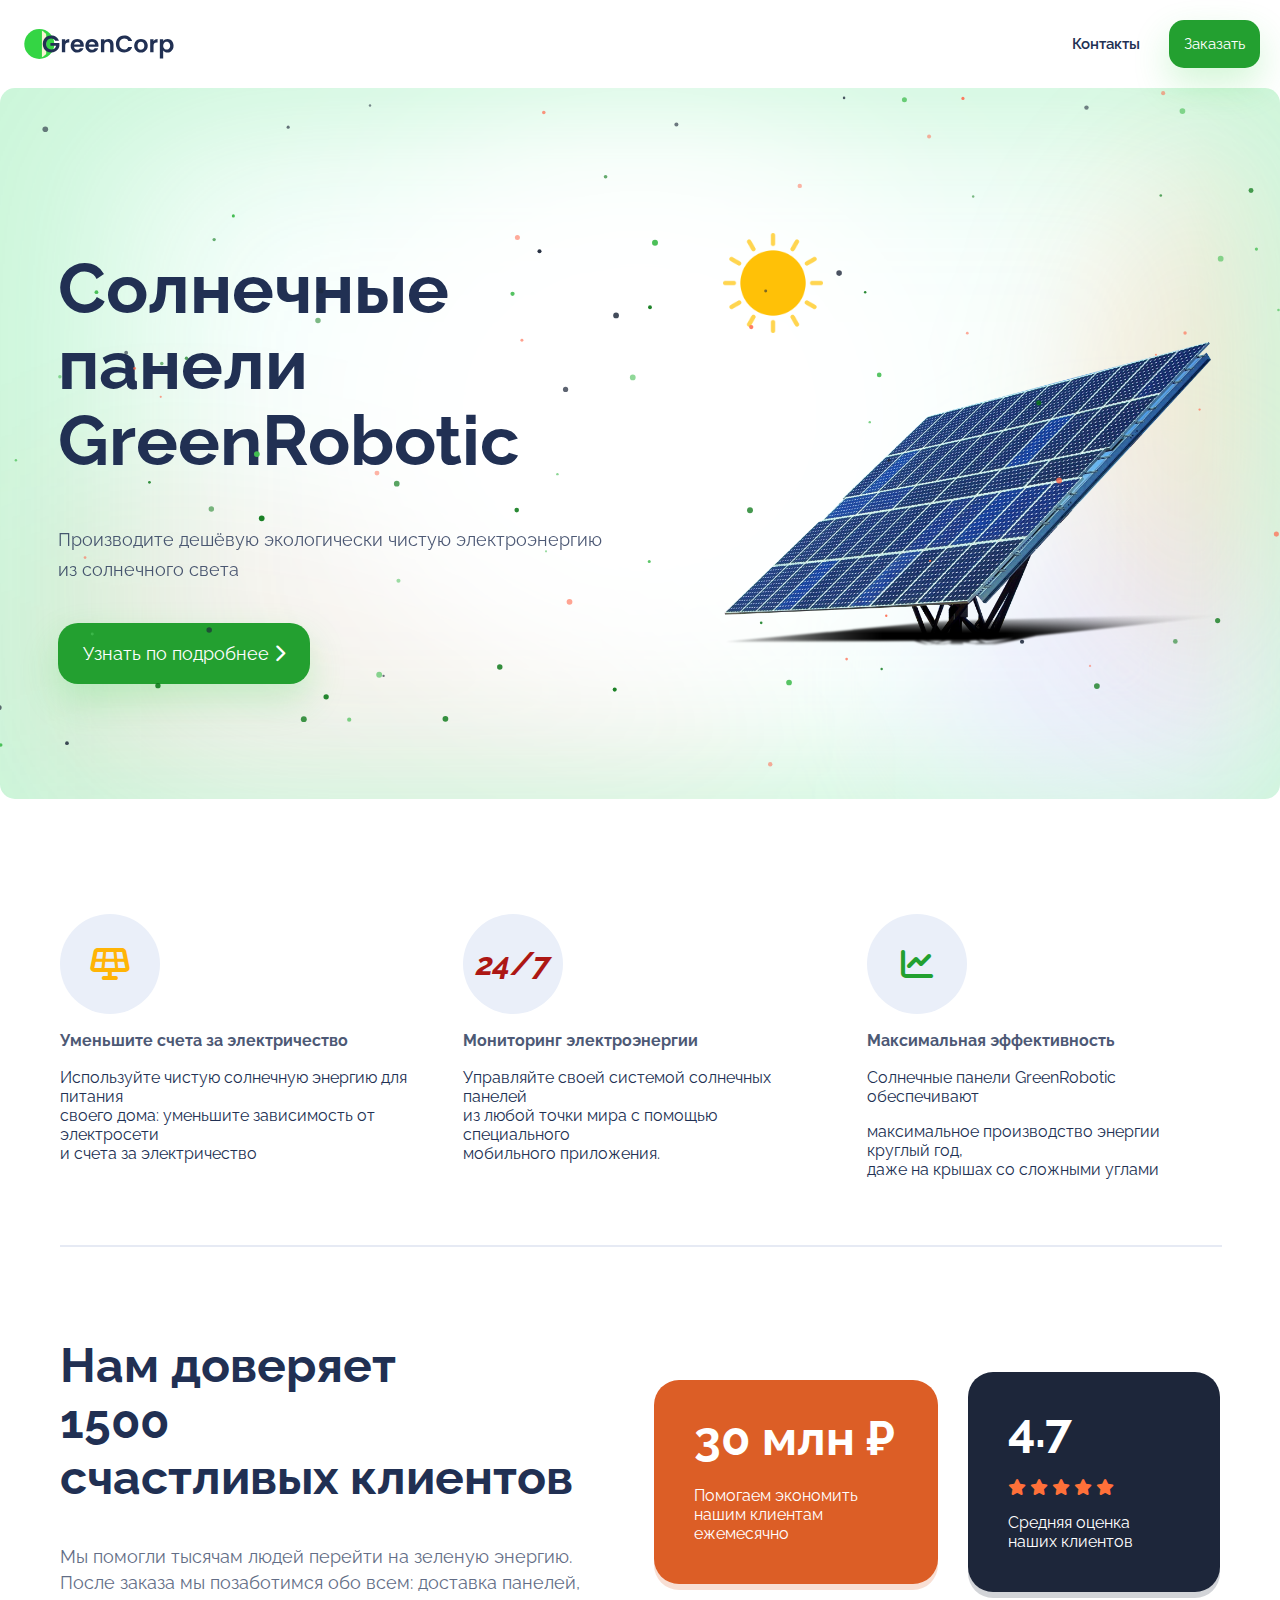
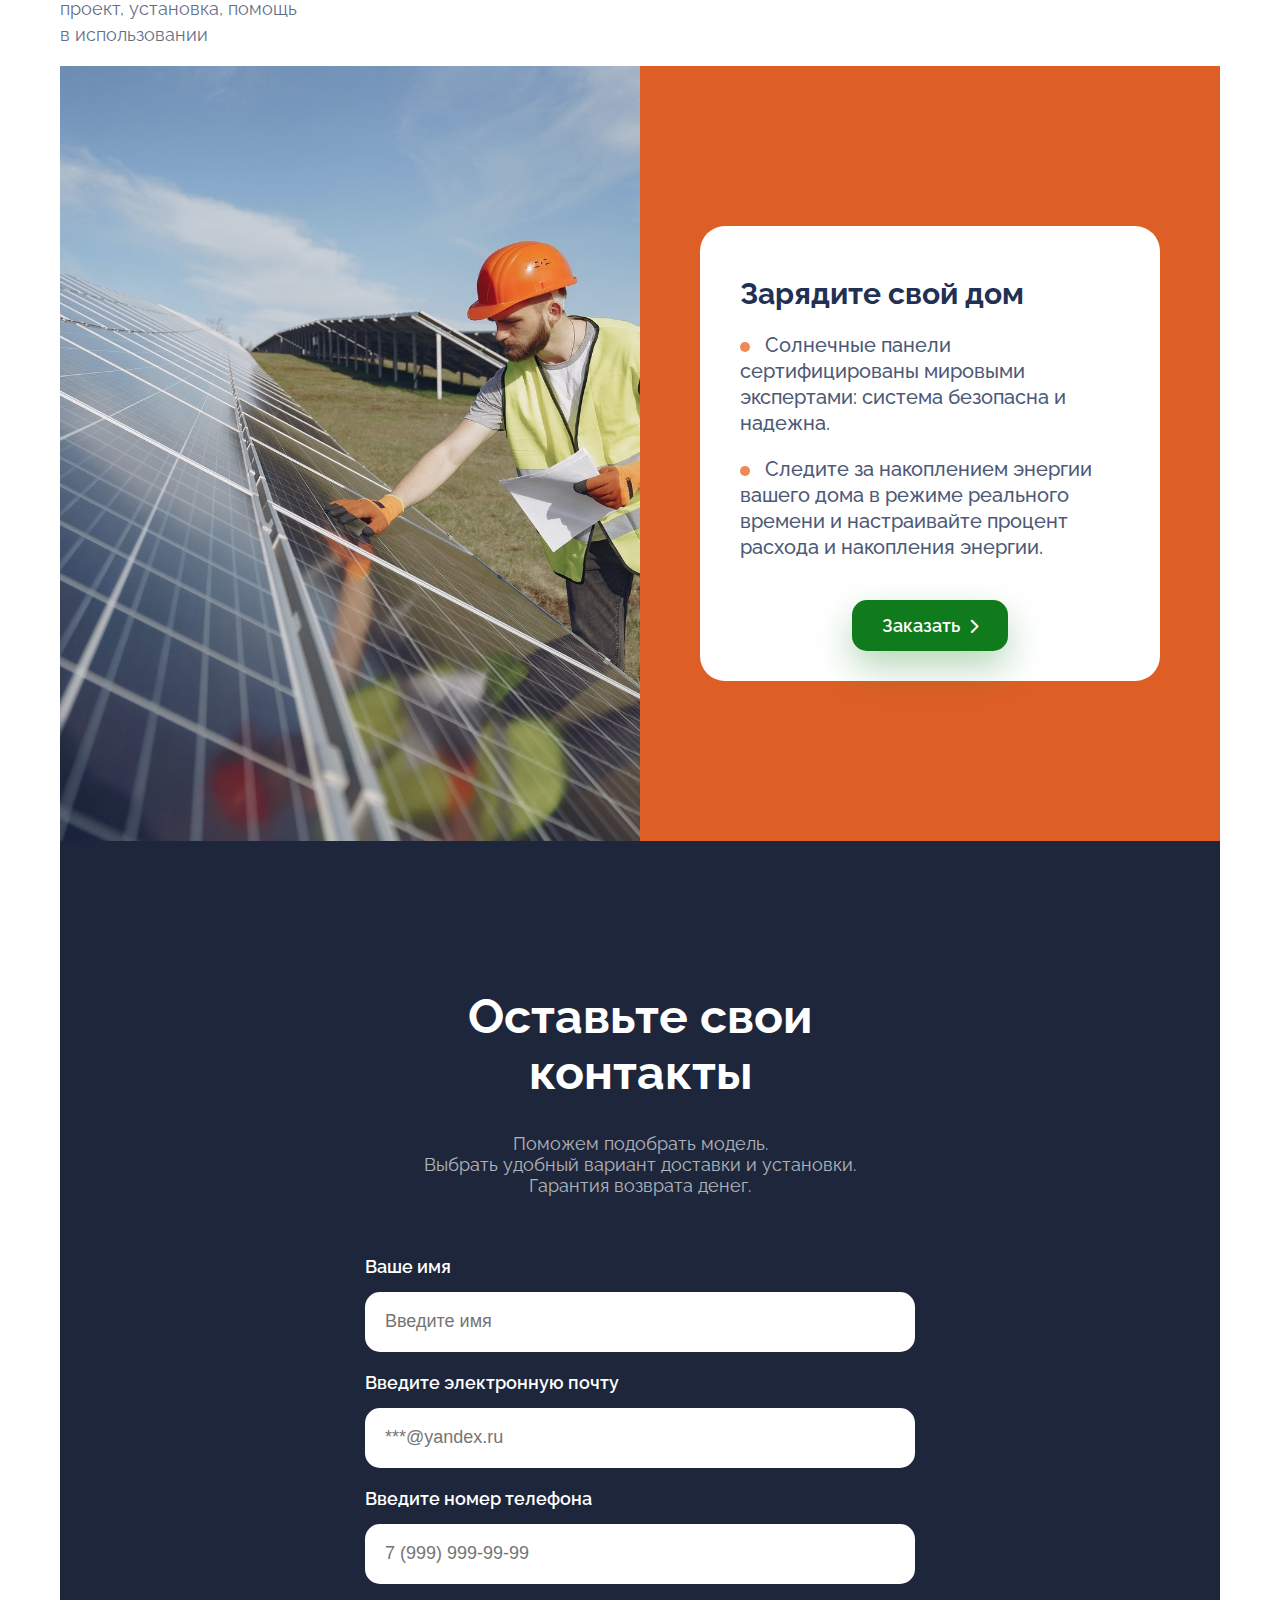
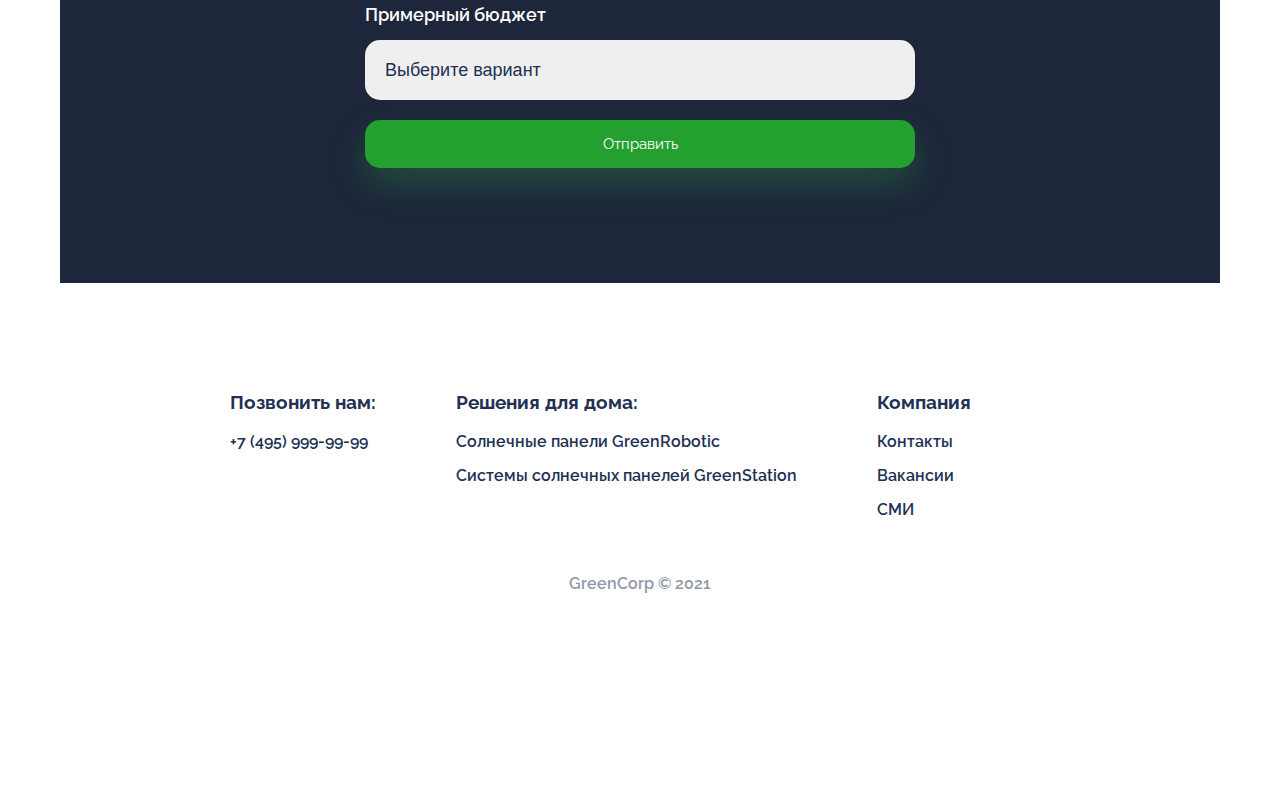
<file: index.html>
<!DOCTYPE html>
<html lang="ru">
<head>
  <title>Солнечные батареи GreenCorp</title>
  <link rel="stylesheet" href="main.css">
  <link rel="stylesheet" href="library/css/all.css">
  <meta name="viewport" content="width=device-width, initial-scale=1.0">
  <link href="https://fonts.googleapis.com/css2?family=Raleway:wght@100;300;400;500;600;700;800&display=swap" rel="stylesheet">
  <link  rel="stylesheet"  href="https://cdnjs.cloudflare.com/ajax/libs/animate.css/4.1.1/animate.min.css"/>
  <link rel="stylesheet" 
   href="https://pro.fontawesome.com/releases/v5.10.0/css/all.css" 
   integrity="sha384-AYmEC3Yw5cVb3ZcuHtOA93w35dYTsvhLPVnYs9eStHfGJvOvKxVfELGroGkvsg+p" 
   crossorigin="anonymous"/>
</head>
<body>
    <header>
        <img class="header__logo" src = "img/logo.svg">
        <div>
            <a href = "#contacts">Контакты</a>
            <button>Заказать</button>
        </div>
    </header>
    <section class = "about">
        <canvas class="orb-canvas" id="orb-canvas"></canvas>
        <div class="about__info animate__animated animate__fadeInLeftBig animate__slow">
            <h1>
                Солнечные панели GreenRobotic
            </h1>
            <p>
                Производите дешёвую экологически чистую электроэнергию из солнечного света
            </p>
            <button>
                Узнать по подробнее
                <i class="fa-solid fa-chevron-right"></i>
            </button>
        </div>
        <div class = "about__image animate__animated animate__fadeInRightBig animate__slow">
            <img class="about__sun-image" src = "img/sun.png">
            <img class="about__image" src = "img/solar-panel.png">

        </div>
    </section>
    <section class = "features">
        <div class = 'cards'>
            <div class = "card__logo">
                <i class = "fas fa-solar-panel i_1"></i>
                <h3>Уменьшите счета за электричество</h3>
                <p>Используйте чистую солнечную энергию для питания<br> 
                   своего дома: уменьшите зависимость от электросети<br> 
                   и счета за электричество</p>
            </div>
            <div class = "card__logo">
                <i class="i_2">24/7</i>
                <h3>Мониторинг электроэнергии</h3>
                <p>Управляйте своей системой солнечных панелей<br> 
                    из любой точки мира с помощью специального<br> 
                    мобильного приложения.</p>
            </div>
            <div class = "card__logo">
                <i class= 'fas fa-chart-line i_3'></i>
                <h3>Максимальная эффективность</h3>
                <p>Солнечные панели GreenRobotic обеспечивают</p> максимальное производство энергии круглый год,<br>
                 даже на крышах со сложными углами</p>
            </div>
        </div>
        <div class="features__border"></div>
        <div class="features__feedback">
            <div class="features__feedback-left">
                <h2>
                    Нам доверяет
                    <br>
                    <div class="features__clients-count">5000+</div> счастливых клиентов
                </h2>
                <p>
                   Мы помогли тысячам людей перейти на зеленую энергию.
                    <br>
                   После заказа мы позаботимся обо всем: доставка панелей, проект, установка, помощь<br> в использовании
                </p>
            </div>
            <div class="features__feedback-right">
                <div class="features__box features__savings-box">
                    <h3>30 млн ₽</h3>
                    <p>Помогаем экономить нашим клиентам<br> ежемесячно</p>
                </div>
                <div class="features__box features__rate-box">
                    <h3>4.7</h3>
                    <p class="stars">
                        <i class="fas fa-star"></i>
                            <i class="fas fa-star"></i>
                            <i class="fas fa-star"></i>
                            <i class="fas fa-star"></i>
                            <i class="fas fa-star"></i>
                    </p>
                    <p>
                        Средняя оценка наших клиентов
                    </p>
                </div>
            </div>
        </div>
    <section class="promo">
        <div class="promo__image"></div>
        <div class="promo__right">
            <div class="promo__text">
                <h2>Зарядите свой дом</h2>
                <p>
                    Солнечные панели сертифицированы мировыми экспертами: система безопасна и надежна.
                </p>
                <p>
                    Следите за накоплением энергии вашего дома в режиме реального времени и настраивайте процент расхода и накопления энергии.
                </p>
                <div class="promo__button-wrap">
                    <button type="button">Заказать <i class="fas fa-chevron-right"></i></button>
                </div>
            </div>
        </div>
    </section>
    <section class="form">
        <div class="form__container">
            <h1>Оставьте свои контакты</h1>
            <p>Поможем подобрать модель. 
                <br>Выбрать удобный вариант доставки и установки. 
                <br>Гарантия возврата денег.</p>
                <form>
                    <div class="form__group">
                        <label for="name">Ваше имя</label>
                        <input type="text" placeholder="Введите имя" id="name">
                    </div>
                    <div class="form__group">
                        <label for="email">Введите электронную почту</label>
                        <input type="email" placeholder="***@yandex.ru" id=email">
                    </div>
                    <div class="form__group">
                        <label for="phone">Введите номер телефона</label>
                        <input id="phone" placeholder="7 (999) 999-99-99">
                    </div>
                    <div class="form__group">
                        <label for="budet">Примерный бюджет</label>
                         <select id ="budget">
                            <option selected>Выберите вариант</option>
                            <option value="10-30">10 000₽ – 30 000₽</option>
                            <option value="30-60">30 000₽ – 60 000₽</option>
                            <option value="60-100">60 000₽ – 100 000₽</option>
                            <option value="100+">100 000₽</option>
                         </select>
                    </div>
                    <button type="submit" class ="form__submit">Отправить</button>
                </form>
        </div>
        </section> 
        <script src="js/canvas.js"></script>
        <script src="js/animations.js"></script>

    
</body>
<footer>
    <div class="footer__container">
        <div class="footer__group">
            <h3>Позвонить нам:</h3>
            <div class="footer__links">
                <a href="tel:74959999999">+7 (495) 999-99-99</a>
            </div>
        </div>
        <div class="footer__group">
            <h3>Решения для дома:</h3>
            <div class="footer__links">
                <a href="#">Солнечные панели GreenRobotic</a>
                <a href="#">Системы солнечных панелей GreenStation</a>
            </div>
          </div>

          <div class="footer__group">
             <h3>Компания</h3>
            <div class="footer__links">
                <a href="#">Контакты</a>
                <a href="#">Вакансии</a>
                <a href="#">СМИ</a>
            </div>
          </div>  
                
    </div>
    <div class="footer__copyright">GreenCorp © 2021</div>
</footer>
</html>
</file>
<file: main.css>
body {
  font-family: "Raleway";
  color: #213053;
  margin: 0;
}
header {
  display: flex;
  justify-content: space-between;
  align-items: center;
  padding: 20px;
  position: sticky;
  top: 0px;
  background-color: #fff;
  z-index: 1;
  
}

.header__logo {
  height: 30px;
}

a {
  text-decoration: none;
  color: #213053;
}

header a{
  font-size:  15px;
  font-weight: 600;
  margin-right: 25px;
}
button{
  font-family: "Raleway";
  font-size: 15px;
  color: #fff;
  background-color: #23a030;
  border: none;
  border-radius: 15px;
  cursor: pointer;
  box-shadow: 0 16px 36px rgb(52 213 68 / 22%);
  padding: 15px;

}
.about__image{
  width: 500px;
  
}

.about__sun-image{
  width: 100px;
  height: 100px;
  animation: rotation 10s;
  animation-iteration-count: infinite;
  animation-timing-function: linear;
  animation-duration: 2s;
}


.about {
  display: flex;

  align-items: center;
  position: relative;
  border-radius: 15px;
  justify-content: space-around;
  padding-bottom: 115px;
  padding-top: 115px;
  background: url('img/back.png') no-repeat;
  background-position: center;
  background-size: cover;
}

.about h1 {
  font-size: 70px;
  line-height: 76px;
}
 
.about p {
  font-size: 18px;
  line-height: 30px;
  opacity: 0.8;
}
 
.about button {
  font-size: 18px;
  padding: 20px 25px;
  border-radius: 20px;
  margin-top: 20px;
}
.about__info {
  max-width: 550px;
}

.box {
  padding: 50px;
  margin: 25px;
  background: green;
  color: white;
 }

 .form__container {
  width: 550px;
 }

 .form{
  background-color: #1D263A;
  color: #fff;
  display: flex;
  justify-content: center;
  align-items: center;
  padding-top: 115px;
  padding-bottom: 115px;
  text-align: center;
  
 }

 .form h1{
  font-size: 48px;
 }
 .form p{
  font-size: 18px;
  opacity: 0.65;
 }

 .form__group{
  display: flex;
  flex-direction: column;
  text-align: left;
 }

 .form form{
  display: grid;
  grid-gap: 20px;
  margin-top: 60px;
 }

 .form label{
  font-size: 18px;
  font-weight: 600;
  margin-bottom: 15px;
 }
 .form input{
  font-size: 18px;
  color:#213053;
  height: 60px;
  padding-top: 0px;
  padding-bottom: 0px;
  padding-right: 20px;
  padding-left: 20px;
  border-radius: 15px;
  border:none;
 }

 .form select{
  font-size: 18px;
  color:#213053;
  height: 60px;
  padding-top: 0px;
  padding-bottom: 0px;
  padding-right: 20px;
  padding-left: 20px;
  border-radius: 15px;
  border-radius: 15px;
  border:none;
 }

 .submit{
  font-size: 18px;
  font-weight: 600;
  padding-top: 40px;
 }
 select{
  appearance: none;
 }
 input {
  outline: none;
}
button:hover{
  background-color:#f6980c;
  box-shadow:  0 16px 36px rgba(246 152 12 / 20%);
  transition: background-color 0.3s ease-in;
}
footer{
  padding-top: 90px;
  padding-bottom: 90px;
  padding-left: 20px;
  padding-right: 20px;
  font-size: 16px;
  font-weight: 600;
}

.footer__container{
  display: flex;
  justify-content: center;
}

.footer h3{
  font-size: 16px;
  opacity: 0.7;
  margin-bottom: 30px;
}

.footer__copyright{
  margin-top: 40px;
  text-align: center;
  opacity: 0.5;
}

.footer__group{
  margin-right: 80px;
}

.footer__links{
  display: flex;
  flex-direction: column;
  
}

.footer__links a{
  margin-bottom: 15px;
}

@keyframes rotation{
  from{
    transform: rotate(0deg);
  }
  to {
    transform: rotate(360deg);
  }
}
@media (max-width: 1024px) {
  .about {
    padding: 115px 20px;
  }
  .about h1 {
    font-size: 36px;
    line-height: 40px;
  }

  .about__image{
    width: 280px;
  }
  .about_sun-image{
    width: 75px;
    height: 75px;
  }

}
@media (max-width: 720px) {
  header {
      padding: 10px;
  }

  .header__logo {
      height: 20px;
  }

  header a {
      margin-right: 10px;
  }

  .about {
      flex-direction: column-reverse;
      padding: 50px 10px;
  }

  .about h1 {
      font-size: 36px;
      line-height: 40px;
  }

  .about__image {
      width: 280px;
  }

  .about__sun-image {
      width: 75px;
      height: 75px;
  }

  .form {
      padding: 50px 10px;
  }

  .form h1 {
      font-size: 36px;
  }

  footer {
      padding: 50px 10px;
  }

  .footer__container {
      flex-direction: column;
  }
  .features{
    background-color: #fff;
    padding: 50px 10px;  
  }
  .cards {
    grid-template-columns: auto;
  }
  .features__feedback {
        flex-direction: column;
    }

    .features__feedback-left {
        margin-right: 0;
    }
  
    .features__feedback-left h2, .features__box h3 {
        font-size: 36px;
    }

    .features__feedback-right {
        flex-direction: column;
        align-items: initial;
    }

    .features__savings-box {
        margin-right: 0;
        margin-bottom: 30px;
    }
    .features__feedback {
      flex-direction: column;
  }

  .features__feedback-left {
      margin-right: 0;
  }

  .features__feedback-left h2, .features__box h3 {
      font-size: 36px;
  }

  .features__feedback-right {
      flex-direction: column;
      align-items: initial;
  }

  .features__savings-box {
      margin-right: 0;
      margin-bottom: 30px;
  }

  .promo {
    flex-direction: column-reverse;
  }

.promo__right {
    padding: 50px 10px;
  }

.promo__image {
    width: 100%;
    height: 500px;
  }
}


.features{
  background-color: #fff;
  padding: 115px 60px;
}
.cards {
  display: grid;
  grid-gap: 50px;
  grid-template-columns: 1fr 1fr 1fr;
}
.card{
  padding: 35px 40px 25px 40px;
  border: 1px solid #D9E4E6;
  border-radius: 5px; /* Закругление углов радиусом 5px */
   
}
.card__logo h3{
  font-size: 16px; 
  line-height: 22px;
  opacity: 0.8;  
}
.card__logo i{
  height: 100px;
  width: 100px;
  font-size: 32px;
  font-weight: 700;
  background-color:#eaeff9;
  border-radius: 50%;
  display: flex;
  justify-content: center;
  align-items: center;
}
.i_1{
  color:#ffb406;
}
.i_2{
  color:#ad1714;
}
.i_3{
  color: #22a030;
}
.features__border {
  width: 100%;
  border: 1px solid #E6EAF4;
  margin-top: 50px;
  margin-bottom: 50px;
}
.features__feedback {
  display: flex;
}

.features__feedback-left {
  margin-right: 10px;
}

.features__feedback-left h2 {
  font-size: 48px;
}

.features__feedback-left p {
  font-size: 18px;
  opacity: 0.7;
  line-height: 26px;
}

.features__feedback-right {
  display: flex;
  align-items: center;
}

.features__box {
  border-radius: 25px;
  padding: 30px 40px 25px 40px;
  color: white;
}

.features__box h3 {
  font-size: 48px;
  margin-top: 0;
  margin-bottom: 20px;
}

.features__savings-box {
  background-color: #dc5e26;
  box-shadow: 0 6px 0 rgb(221 95 38 / 20%);
  margin-right: 30px;
}

.features__rate-box {
  background-color: #1D263A;
  box-shadow: 0 6px 0 rgb(29 38 58 / 20%);
}

.stars {
  color: #ff7039;
}
.promo {
  display: flex;
}

.promo__image {
  background-image: url(img/promo.jpg);
  width: 50%;
  flex-shrink: 0;
  background-size: cover;
  background-position: center;
}

.promo__right {
  background: #dd5f26;
  padding: 160px 60px;
}
.promo__text {
  background-color: white;
  padding: 30px 40px;
  border-radius: 25px;
  font-size: 20px;
  font-weight: 500;
  line-height: 26px;
}

.promo__text p::before {
  content: '';
  display: inline-block;
  width: 10px;
 height: 10px;
 border-radius: 50%;
 background-color: #ec6b29;
 margin-right: 10px;
}

.promo__text p {
  opacity: 0.8;
}

.promo__text button {
  background-color: #107b1c;
  margin-top: 20px;
  font-weight: 600;
  font-size: 18px;
  box-shadow: 0 16px 36px rgb(16 122 28 / 30%);
  padding: 15px 30px;
}

.promo__button-wrap {
  display: flex;
  justify-content: center;
}

.promo__text button i {
  font-size: 15px;
  margin-left: 5px;
}

.orb-canvas{
  position: absolute;
  top: 0;
  right: 0;
  height: 100%;
}
</file>
